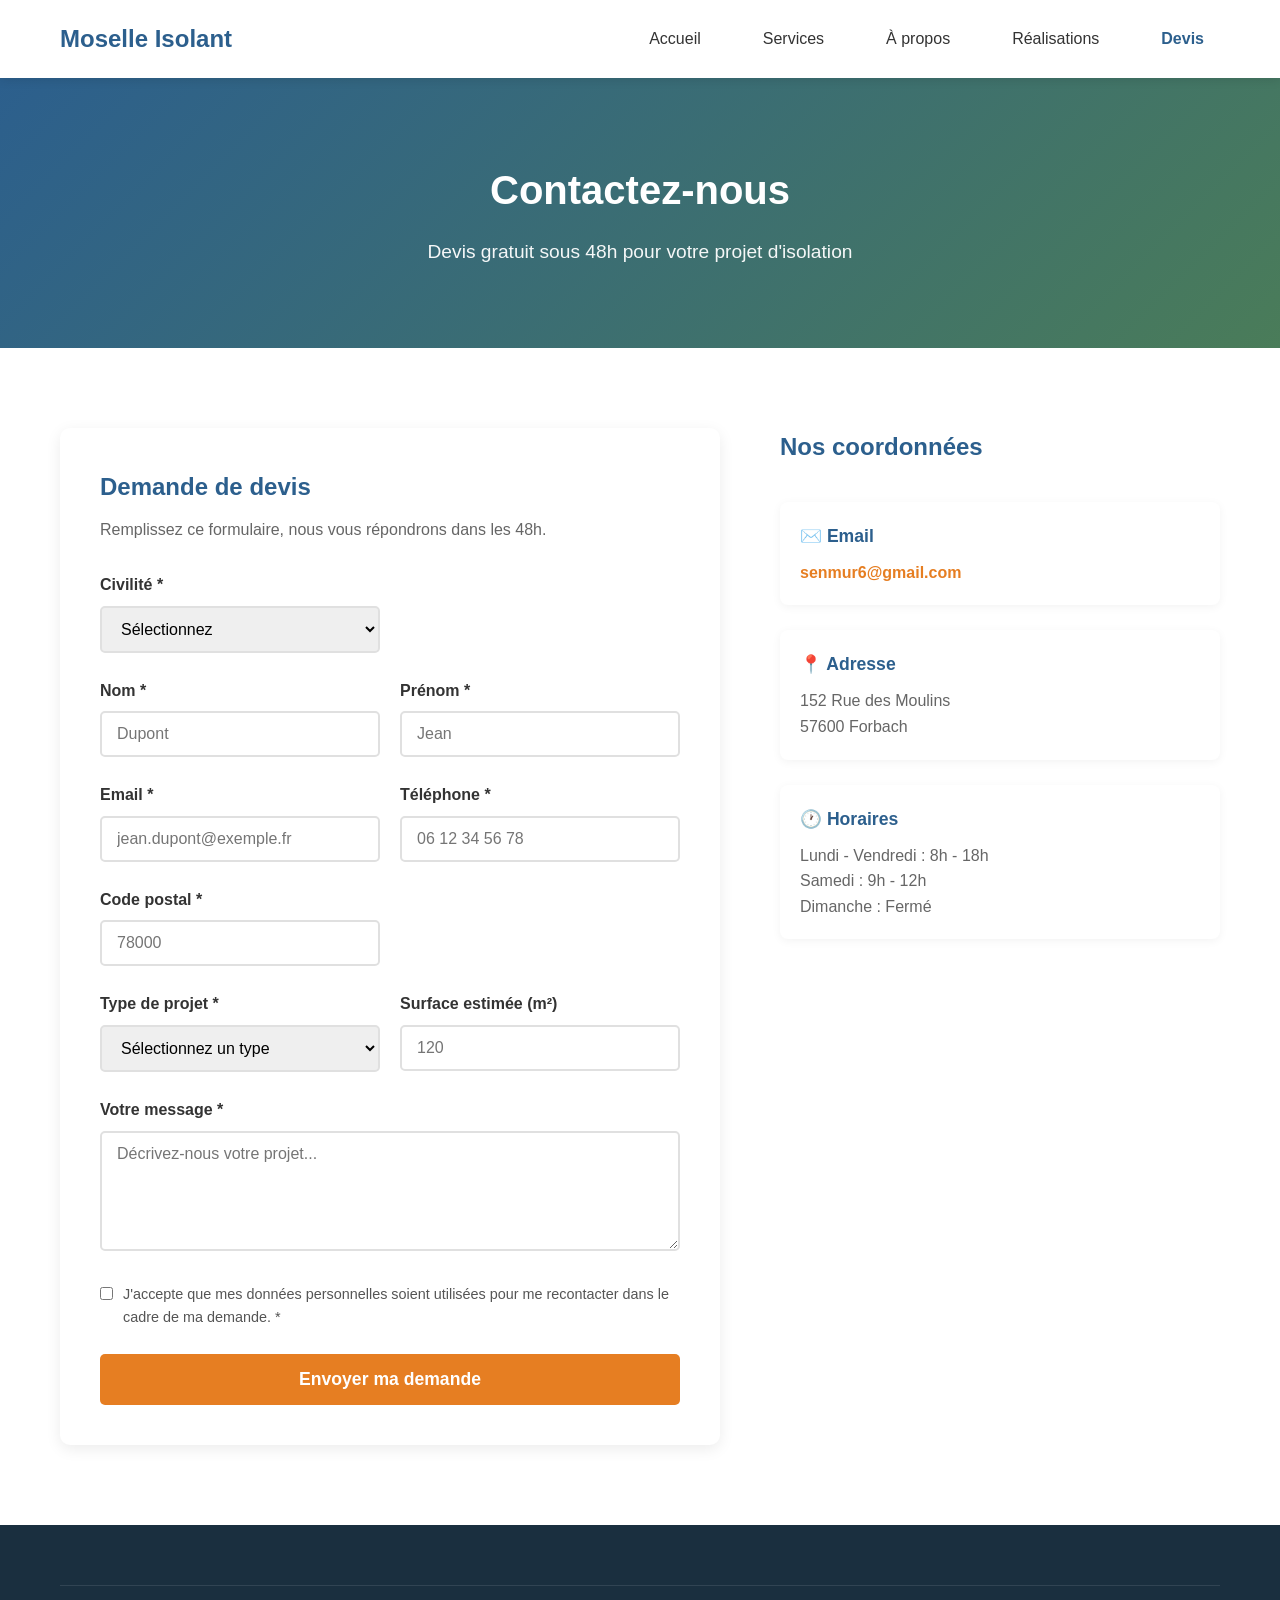
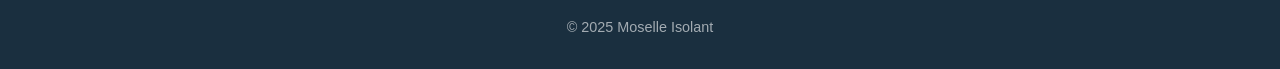
<file: contact.html>
<!DOCTYPE html>
<html lang="fr">
<head>
    <meta charset="UTF-8">
    <meta name="viewport" content="width=device-width, initial-scale=1.0">
    <title>Contact - Moselle Isolant</title>
    <link rel="stylesheet" href="style.css">
</head>
<body>
    <header class="header">
        <div class="header-container">
            <div class="logo">
                <a href="index.html">Moselle Isolant</a>
            </div>
            
            <nav class="nav">
                
                
                <ul class="nav-links">
                    <li><a href="index.html" class="nav-link">Accueil</a></li>
                    <li><a href="services.html" class="nav-link">Services</a></li>
                    <li><a href="apropos.html" class="nav-link">À propos</a></li>
                    <li><a href="realisations.html" class="nav-link">Réalisations</a></li>
                    <li><a href="contact.html" class="nav-link active">Devis</a></li>
                </ul>
            </nav>
			
		<button class="burger-menu" aria-label="Menu">
                    <span></span>
                    <span></span>
                    <span></span>
                </button>
        </div>
    </header>

    <main>
        <!-- Bannière de page -->
        <section class="page-header">
            <div class="container">
                <h1>Contactez-nous</h1>
                <p>Devis gratuit sous 48h pour votre projet d'isolation</p>
            </div>
        </section>

        <!-- Section Contact : formulaire + informations -->
        <section class="contact-section">
            <div class="container">
                <div class="contact-container">
                    <!-- COLONNE GAUCHE : Formulaire de contact -->
                    <div class="contact-form">
                        <h2>Demande de devis</h2>
                        <p>Remplissez ce formulaire, nous vous répondrons dans les 48h.</p>
                        
                        <!-- Messages de confirmation/erreur -->
                        <div class="success-message" id="successMessage">
                            Votre message a été envoyé avec succès ! Nous vous répondrons dans les 48h.
                        </div>
                        <div class="error-message" id="errorMessage">
                            Une erreur s'est produite. Veuillez réessayer.
                        </div>
                        
                        <form 
                            action="https://formspree.io/f/VOTRE_ID_FORMSPREE" 
                            method="POST" 
                            id="contactForm"
                        >
                            <!-- Ligne : Civilité -->
                            <div class="form-row">
                                <div class="form-group">
                                    <label for="civility">Civilité *</label>
                                    <select id="civility" name="civility" required>
                                        <option value="">Sélectionnez</option>
                                        <option value="M.">M.</option>
                                        <option value="Mme">Mme</option>
                                    </select>
                                </div>
                            </div>

                            <!-- Ligne : Nom et Prénom -->
                            <div class="form-row">
                                <div class="form-group">
                                    <label for="nom">Nom *</label>
                                    <input 
                                        type="text" 
                                        id="nom" 
                                        name="nom" 
                                        required
                                        placeholder="Dupont"
                                    >
                                </div>
                                
                                <div class="form-group">
                                    <label for="prenom">Prénom *</label>
                                    <input 
                                        type="text" 
                                        id="prenom" 
                                        name="prenom" 
                                        required
                                        placeholder="Jean"
                                    >
                                </div>
                            </div>

                            <!-- Ligne : Email et Téléphone -->
                            <div class="form-row">
                                <div class="form-group">
                                    <label for="email">Email *</label>
                                    <input 
                                        type="email" 
                                        id="email" 
                                        name="email" 
                                        required
                                        placeholder="jean.dupont@exemple.fr"
                                    >
                                </div>
                                
                                <div class="form-group">
                                    <label for="telephone">Téléphone *</label>
                                    <input 
                                        type="tel" 
                                        id="telephone" 
                                        name="telephone" 
                                        required
                                        placeholder="06 12 34 56 78"
                                    >
                                </div>
                            </div>

                            <!-- Ligne : Code postal -->
                            <div class="form-row">
                                <div class="form-group">
                                    <label for="zipcode">Code postal *</label>
                                    <input 
                                        type="text" 
                                        id="zipcode" 
                                        name="zipcode" 
                                        required
                                        placeholder="78000"
                                        pattern="[0-9]{5}"
                                        title="Code postal sur 5 chiffres"
                                    >
                                </div>
                            </div>

                            <!-- Ligne : Type de projet et Surface -->
                            <div class="form-row">
                                <div class="form-group">
                                    <label for="project">Type de projet *</label>
                                    <select id="project" name="project" required>
                                        <option value="">Sélectionnez un type</option>
                                        <option value="combles">Isolation des combles</option>
                                        <option value="murs">Isolation des murs</option>
                                        <option value="sols">Isolation des sols</option>
                                        <option value="autre">Autre / Projet global</option>
                                    </select>
                                </div>
                                
                                <div class="form-group">
                                    <label for="surface">Surface estimée (m²)</label>
                                    <input 
                                        type="number" 
                                        id="surface" 
                                        name="surface" 
                                        placeholder="120"
                                        min="1"
                                    >
                                </div>
                            </div>

                            <!-- Message -->
                            <div class="form-group">
                                <label for="message">Votre message *</label>
                                <textarea 
                                    id="message" 
                                    name="message" 
                                    rows="5" 
                                    required
                                    placeholder="Décrivez-nous votre projet..."
                                ></textarea>
                            </div>

                            <!-- Case RGPD -->
                            <div class="checkbox-group">
                                <input 
                                    type="checkbox" 
                                    id="rgpd" 
                                    name="rgpd" 
                                    required
                                >
                                <label for="rgpd">
                                    J'accepte que mes données personnelles soient utilisées pour me recontacter dans le cadre de ma demande. *
                                </label>
                            </div>

                            <!-- Bouton d'envoi -->
                            <button type="submit" class="btn-submit">
                                Envoyer ma demande
                            </button>
                        </form>
                    </div>

                    <!-- COLONNE DROITE : Informations de contact -->
                    <div class="contact-infos">
                        <h2>Nos coordonnées</h2>
                        
                       

                        <!-- Bloc email -->
                        <div class="contact-item">
                            <h3>✉️ Email</h3>
                            <p><a href="mailto:senmur6@gmail.com">senmur6@gmail.com</a></p>
                        </div>

                        <!-- Bloc adresse -->
                        <div class="contact-item">
                            <h3>📍 Adresse</h3>
                            <p>
                                152 Rue des Moulins<br>
                                57600 Forbach
                            </p>
                        </div>

                        <!-- Bloc horaires -->
                        <div class="contact-item">
                            <h3>🕐 Horaires</h3>
                            <p>
                                Lundi - Vendredi : 8h - 18h<br>
                                Samedi : 9h - 12h<br>
                                Dimanche : Fermé
                            </p>
                        </div>

                    </div>
                </div>
            </div>
        </section>
    </main>

    <footer class="footer">
        <div class="container">
            
            <div class="footer-bottom">
                <p>&copy; 2025 Moselle Isolant </p>
            </div>
        </div>
    </footer>

    <script src="script.js"></script>
</body>
</html>
</file>
<file: style.css>
/* ========================================
   1. RESET ET CONFIGURATION DE BASE
   ======================================== */

* {
    margin: 0;
    padding: 0;
    box-sizing: border-box;
}

html {
    scroll-behavior: smooth;
    font-size: 16px;
}

body {
    font-family: -apple-system, BlinkMacSystemFont, 'Segoe UI', Roboto, Oxygen, Ubuntu, Cantarell, sans-serif;
    line-height: 1.6;
    color: #333333;
    background-color: #F8F9FA;
}

a {
    text-decoration: none;
    color: inherit;
}

img {
    max-width: 100%;
    height: auto;
    display: block;
}

ul {
    list-style: none;
}


/* ========================================
   2. VARIABLES ET UTILITAIRES
   ======================================== */

.container {
    max-width: 1200px;
    margin: 0 auto;
    padding: 0 20px;
}

.btn,
.btn-primary,
.btn-secondary,
.btn-cta,
.btn-submit {
    display: inline-block;
    padding: 15px 35px;
    border-radius: 5px;
    font-weight: 600;
    text-align: center;
    cursor: pointer;
    transition: all 0.3s ease;
    border: none;
    font-size: 1rem;
}

.btn-primary {
    background-color: #E67E22;
    color: white;
}

.btn-primary:hover {
    background-color: #D35400;
    transform: translateY(-2px);
    box-shadow: 0 4px 12px rgba(230, 126, 34, 0.3);
}

.btn-secondary,
.btn-cta {
    background-color: #2C5F8D;
    color: white;
}

.btn-secondary:hover,
.btn-cta:hover {
    background-color: #1E4A6D;
    transform: translateY(-2px);
    box-shadow: 0 4px 12px rgba(44, 95, 141, 0.3);
}

.btn-submit {
    background-color: #E67E22;
    color: white;
    width: 100%;
    font-size: 1.1rem;
}

.btn-submit:hover {
    background-color: #D35400;
}

.section-title {
    font-size: 2.5rem;
    color: #2C5F8D;
    text-align: center;
    margin-bottom: 20px;
    font-weight: 700;
}

.section-intro,
.section-subtitle {
    text-align: center;
    color: #666;
    font-size: 1.1rem;
    margin-bottom: 50px;
    max-width: 700px;
    margin-left: auto;
    margin-right: auto;
}


/* ========================================
   3. HEADER ET NAVIGATION
   ======================================== */

.header {
    background-color: white;
    box-shadow: 0 2px 10px rgba(0, 0, 0, 0.1);
    position: sticky;
    top: 0;
    z-index: 1000;
}

.header-container {
    display: flex;
    justify-content: space-between;
    align-items: center;
    padding: 20px;
    max-width: 1200px;
    margin: 0 auto;
}

.logo {
    font-size: 1.5rem;
    font-weight: 700;
    color: #2C5F8D;
}

.logo a {
    color: #2C5F8D;
}

.logo h1 {
    font-size: 1.5rem;
    color: #2C5F8D;
    margin-bottom: 0;
}

.tagline {
    font-size: 0.85rem;
    color: #4A7C59;
    font-weight: 400;
}

.nav ul,
.nav-links {
    display: flex;
    gap: 30px;
}

.nav a,
.nav-link {
    color: #333;
    font-weight: 500;
    padding: 8px 16px;
    border-radius: 4px;
    transition: all 0.3s ease;
}

.nav a:hover,
.nav-link:hover {
    background-color: #F8F9FA;
    color: #2C5F8D;
}

.nav a.active,
.nav-link.active {
    color: #2C5F8D;
    font-weight: 600;
}

.burger-menu,
.burger-btn,
.menu-burger {
    display: none;
    flex-direction: column;
    gap: 5px;
    cursor: pointer;
    padding: 10px;
    background: none;
    border: none;
}

.burger-menu span,
.burger-btn span,
.menu-burger span,
.burger-line {
    display: block;
    width: 25px;
    height: 3px;
    background-color: #2C5F8D;
    transition: all 0.3s ease;
    border-radius: 2px;
}

.burger-menu.active span:nth-child(1),
.burger-btn.active span:nth-child(1),
.menu-burger.active span:nth-child(1) {
    transform: rotate(45deg) translate(7px, 7px);
}

.burger-menu.active span:nth-child(2),
.burger-btn.active span:nth-child(2),
.menu-burger.active span:nth-child(2) {
    opacity: 0;
}

.burger-menu.active span:nth-child(3),
.burger-btn.active span:nth-child(3),
.menu-burger.active span:nth-child(3) {
    transform: rotate(-45deg) translate(7px, -7px);
}


/* ========================================
   4. SECTION HERO
   ======================================== */

.hero {
    background: linear-gradient(135deg, rgba(44, 95, 141, 0.9), rgba(74, 124, 89, 0.8)), 
                url('images/hero-bg.jpg') center/cover;
    color: white;
    padding: 120px 20px;
    text-align: center;
    min-height: 500px;
    display: flex;
    align-items: center;
    justify-content: center;
    position: relative;
}

.hero-overlay {
    position: absolute;
    top: 0;
    left: 0;
    right: 0;
    bottom: 0;
    background: linear-gradient(135deg, rgba(44, 95, 141, 0.1), rgba(74, 124, 89, 0.1));
}

.hero-content {
    position: relative;
    z-index: 1;
}

.hero-content h1,
.hero-title {
    font-size: 3rem;
    margin-bottom: 20px;
    font-weight: 700;
    line-height: 1.2;
}

.hero-content p,
.hero-subtitle {
    font-size: 1.3rem;
    margin-bottom: 35px;
    opacity: 0.95;
}


/* ========================================
   5. SECTIONS GÉNÉRALES
   ======================================== */

section {
    padding: 80px 20px;
}

section:nth-child(even) {
    background-color: white;
}

.content-section {
    background-color: white;
}

.intro-text {
    max-width: 900px;
    margin: 0 auto;
    font-size: 1.05rem;
    line-height: 1.8;
    color: #555;
}

.intro-text p {
    margin-bottom: 20px;
}


/* ========================================
   6. CARTES DE SERVICES (GRILLE)
   ======================================== */

.services-grid,
.cards-grid {
    display: grid;
    grid-template-columns: repeat(auto-fit, minmax(280px, 1fr));
    gap: 30px;
    margin-top: 50px;
}

.service-card,
.card {
    background: white;
    padding: 35px;
    border-radius: 10px;
    box-shadow: 0 4px 15px rgba(0, 0, 0, 0.08);
    transition: all 0.3s ease;
    text-align: center;
}

.service-card:hover,
.card:hover {
    transform: translateY(-8px);
    box-shadow: 0 8px 25px rgba(0, 0, 0, 0.15);
}

.service-icon,
.card-icon {
    width: 80px;
    height: 80px;
    background-color: #E8F4F8;
    border-radius: 50%;
    display: flex;
    align-items: center;
    justify-content: center;
    margin: 0 auto 25px;
    font-size: 2.5rem;
    color: #2C5F8D;
}

.service-card h3,
.card-title {
    color: #2C5F8D;
    font-size: 1.5rem;
    margin-bottom: 15px;
}

.service-card p,
.card-text {
    color: #666;
    margin-bottom: 20px;
    line-height: 1.7;
}

.service-card a,
.card-link {
    color: #E67E22;
    font-weight: 600;
    transition: color 0.3s ease;
}

.service-card a:hover,
.card-link:hover {
    color: #D35400;
}



/* ========================================
   8. SECTION POURQUOI NOUS CHOISIR
   ======================================== */

.why-us {
    background-color: white;
}

.advantages-grid {
    display: grid;
    grid-template-columns: repeat(auto-fit, minmax(250px, 1fr));
    gap: 30px;
    margin-top: 50px;
}

.advantage-item {
    display: flex;
    align-items: flex-start;
    gap: 20px;
}

.advantage-icon {
    width: 50px;
    height: 50px;
    background-color: #4A7C59;
    color: white;
    border-radius: 50%;
    display: flex;
    align-items: center;
    justify-content: center;
    font-size: 1.5rem;
    flex-shrink: 0;
}

.advantage-item h3 {
    color: #2C5F8D;
    margin-bottom: 8px;
}

.advantage-item p {
    color: #666;
}


/* ========================================
   9. CALL TO ACTION
   ======================================== */

.cta-section {
    background: linear-gradient(135deg, rgba(230, 126, 34, 0.95), rgba(211, 84, 0, 0.9)),
                url('images/cta-bg.jpg') center/cover;
    color: white;
    text-align: center;
    padding: 100px 20px;
}

.cta-content h2,
.cta-title {
    font-size: 2.5rem;
    margin-bottom: 20px;
}

.cta-content p,
.cta-text {
    font-size: 1.2rem;
    margin-bottom: 35px;
    opacity: 0.95;
}


/* ========================================
   10. PAGE SERVICES DÉTAILLÉE
   ======================================== */

.page-header {
    background: linear-gradient(135deg, #2C5F8D, #4A7C59);
    color: white;
    text-align: center;
    padding: 80px 20px;
}

.page-header h1 {
    font-size: 2.5rem;
    margin-bottom: 15px;
}

.page-header p {
    font-size: 1.2rem;
    opacity: 0.95;
}

.service-detail {
    background: white;
    padding: 50px;
    border-radius: 10px;
    margin-bottom: 40px;
    box-shadow: 0 2px 10px rgba(0, 0, 0, 0.05);
}

.service-detail.alt {
    background-color: #F8F9FA;
}

.service-header {
    display: flex;
    align-items: center;
    gap: 20px;
    margin-bottom: 30px;
}

.service-header .service-icon {
    margin: 0;
}

.service-detail h2 {
    color: #2C5F8D;
    font-size: 2rem;
    margin-bottom: 25px;
}

.service-detail h3 {
    color: #4A7C59;
    margin-top: 30px;
    margin-bottom: 15px;
    font-size: 1.4rem;
}

.service-content {
    display: grid;
    grid-template-columns: 2fr 1fr;
    gap: 40px;
}

.service-description {
    color: #555;
}

.service-description p {
    margin-bottom: 20px;
    line-height: 1.8;
}

.service-detail ul {
    list-style: disc;
    margin-left: 30px;
    margin-bottom: 20px;
    color: #555;
}

.service-detail li {
    margin-bottom: 10px;
}

.bon-a-savoir {
    background-color: #E8F4F8;
    border-left: 4px solid #2C5F8D;
    padding: 20px;
    border-radius: 5px;
}

.bon-a-savoir h4 {
    color: #2C5F8D;
    margin-bottom: 15px;
    font-size: 1.1rem;
}

.bon-a-savoir p {
    margin-bottom: 20px;
    color: #555;
}




/* ========================================
   11. PAGE À PROPOS
   ======================================== */

.about-intro,
.about-story {
    max-width: 900px;
    margin: 0 auto 40px;
    font-size: 1.05rem;
    line-height: 1.8;
    color: #555;
}

.about-story p {
    margin-bottom: 20px;
}

.service-area {
    background-color: #E8F4F8;
    padding: 25px;
    border-radius: 8px;
    margin-top: 30px;
}

.service-area h3 {
    color: #2C5F8D;
    margin-bottom: 15px;
}

.service-area p {
    color: #555;
    line-height: 1.7;
}

.values-section,
.certifications-section,
.rse-section {
    background-color: #F8F9FA;
}

.values-grid,
.valeurs-grid {
    display: grid;
    grid-template-columns: repeat(auto-fit, minmax(280px, 1fr));
    gap: 35px;
    margin-top: 50px;
}

.value-card,
.valeur-bloc {
    background: white;
    padding: 40px;
    border-radius: 10px;
    box-shadow: 0 4px 15px rgba(0, 0, 0, 0.08);
}

.value-icon {
    width: 70px;
    height: 70px;
    background-color: #E8F4F8;
    border-radius: 50%;
    display: flex;
    align-items: center;
    justify-content: center;
    margin: 0 auto 20px;
    font-size: 2rem;
}

.value-card h3,
.valeur-bloc h3 {
    color: #2C5F8D;
    margin-bottom: 15px;
    font-size: 1.4rem;
    text-align: center;
}

.value-card p,
.valeur-bloc p {
    color: #555;
    line-height: 1.7;
    margin-bottom: 15px;
}

.certifications {
    margin-top: 40px;
}

.certifications ul {
    display: grid;
    grid-template-columns: repeat(auto-fit, minmax(250px, 1fr));
    gap: 20px;
    list-style: none;
}

.certifications li {
    background: white;
    padding: 25px;
    border-radius: 8px;
    box-shadow: 0 2px 10px rgba(0, 0, 0, 0.08);
    border: 2px solid #4A7C59;
}

.certifications strong {
    color: #4A7C59;
    font-size: 1.1rem;
    display: block;
    margin-bottom: 8px;
}

.rse-content {
    display: grid;
    grid-template-columns: repeat(auto-fit, minmax(280px, 1fr));
    gap: 30px;
    margin-top: 40px;
}

.rse-block {
    background: white;
    padding: 30px;
    border-radius: 8px;
    box-shadow: 0 2px 10px rgba(0, 0, 0, 0.05);
}

.rse-block h3 {
    color: #2C5F8D;
    margin-bottom: 15px;
}

.rse-block p {
    color: #555;
    line-height: 1.7;
}


/* ========================================
   12. PAGE RÉALISATIONS
   ======================================== */

.realisations-grid-section {
    background-color: white;
}

.realisations-grid {
    display: grid;
    grid-template-columns: repeat(auto-fit, minmax(320px, 1fr));
    gap: 35px;
    margin-top: 50px;
}

.realisation-card {
    background: white;
    border-radius: 10px;
    overflow: hidden;
    box-shadow: 0 4px 15px rgba(0, 0, 0, 0.08);
    transition: transform 0.3s ease;
}

.realisation-card:hover {
    transform: translateY(-5px);
}

.realisation-image {
    width: 100%;
    height: 220px;
    background: linear-gradient(135deg, #2C5F8D, #4A7C59);
    display: flex;
    align-items: center;
    justify-content: center;
    color: white;
    font-size: 1.2rem;
    font-weight: 600;
}

.realisation-content {
    padding: 25px;
}

.realisation-content h3 {
    color: #2C5F8D;
    margin-bottom: 12px;
    font-size: 1.3rem;
}

.realisation-meta {
    color: #888;
    font-size: 0.9rem;
    margin-bottom: 15px;
    line-height: 1.6;
}

.realisation-content p {
    color: #555;
    line-height: 1.7;
    margin-bottom: 15px;
}

.project-results {
    background-color: #E8F4F8;
    padding: 15px;
    border-radius: 5px;
    font-size: 0.95rem;
}

.testimonials-section {
    background-color: #F8F9FA;
}

.testimonials-grid {
    display: grid;
    grid-template-columns: repeat(auto-fit, minmax(300px, 1fr));
    gap: 30px;
    margin-top: 40px;
}

.testimonial {
    background: white;
    padding: 30px;
    border-radius: 8px;
    box-shadow: 0 2px 10px rgba(0, 0, 0, 0.05);
    border-left: 4px solid #E67E22;
}

.testimonial p {
    color: #555;
    font-style: italic;
    margin-bottom: 15px;
    line-height: 1.7;
}

.testimonial cite {
    color: #2C5F8D;
    font-weight: 600;
    font-style: normal;
}


/* ========================================
   13. PAGE CONTACT
   ======================================== */

.contact-section {
    background-color: white;
}

.contact-container {
    display: grid;
    grid-template-columns: 1.5fr 1fr;
    gap: 60px;
    max-width: 1200px;
    margin: 0 auto;
}

.contact-form {
    background: white;
    padding: 40px;
    border-radius: 10px;
    box-shadow: 0 4px 15px rgba(0, 0, 0, 0.08);
}

.contact-form h2 {
    color: #2C5F8D;
    margin-bottom: 10px;
}

.contact-form > p {
    color: #666;
    margin-bottom: 30px;
}

.form-group {
    margin-bottom: 25px;
}

.form-group label {
    display: block;
    margin-bottom: 8px;
    color: #333;
    font-weight: 600;
}

.form-group input,
.form-group select,
.form-group textarea {
    width: 100%;
    padding: 12px 15px;
    border: 2px solid #E0E0E0;
    border-radius: 5px;
    font-size: 1rem;
    font-family: inherit;
    transition: border-color 0.3s ease;
}

.form-group input:focus,
.form-group select:focus,
.form-group textarea:focus {
    outline: none;
    border-color: #2C5F8D;
}

.form-group textarea {
    resize: vertical;
    min-height: 120px;
}

.form-row {
    display: grid;
    grid-template-columns: repeat(2, 1fr);
    gap: 20px;
}

.checkbox-group {
    display: flex;
    align-items: flex-start;
    gap: 10px;
    margin-bottom: 25px;
}

.checkbox-group input[type="checkbox"] {
    width: auto;
    margin-top: 4px;
}

.checkbox-group label {
    font-size: 0.9rem;
    color: #555;
    font-weight: normal;
}

.message-confirmation,
.success-message {
    background-color: #D4EDDA;
    border: 1px solid #C3E6CB;
    color: #155724;
    padding: 15px;
    border-radius: 5px;
    margin-bottom: 20px;
    display: none;
}

.message-erreur,
.error-message {
    background-color: #F8D7DA;
    border: 1px solid #F5C6CB;
    color: #721C24;
    padding: 15px;
    border-radius: 5px;
    margin-bottom: 20px;
    display: none;
}

.form-group.error input,
.form-group.error select,
.form-group.error textarea {
    border-color: #E74C3C;
}

.contact-infos {
    display: flex;
    flex-direction: column;
    gap: 25px;
}

.contact-infos h2 {
    color: #2C5F8D;
    margin-bottom: 10px;
}

.contact-item {
    background: white;
    padding: 20px;
    border-radius: 8px;
    box-shadow: 0 2px 10px rgba(0, 0, 0, 0.05);
}

.contact-item h3 {
    color: #2C5F8D;
    font-size: 1.1rem;
    margin-bottom: 10px;
}

.contact-item p {
    color: #666;
    line-height: 1.6;
}

.contact-item a {
    color: #E67E22;
    font-weight: 600;
}

.contact-item a:hover {
    color: #D35400;
}

.carte-localisation {
    background: linear-gradient(135deg, #2C5F8D, #4A7C59);
    color: white;
    padding: 40px;
    border-radius: 8px;
    text-align: center;
    font-size: 1.1rem;
    line-height: 1.8;
}


/* ========================================
   14. FOOTER
   ======================================== */

.footer {
    background-color: #1A2F3F;
    color: white;
    padding: 60px 20px 30px;
}

.footer-content,
.footer-grid,
.footer-container {
    display: grid;
    grid-template-columns: repeat(auto-fit, minmax(250px, 1fr));
    gap: 40px;
    max-width: 1200px;
    margin: 0 auto 40px;
}

.footer-section,
.footer-col {
    color: rgba(255, 255, 255, 0.9);
}

.footer-section h3,
.footer-col h3,
.footer-section h4,
.footer-col h4 {
    color: #E67E22;
    margin-bottom: 20px;
    font-size: 1.2rem;
}

.footer-section p,
.footer-section a,
.footer-col p,
.footer-col a {
    color: rgba(255, 255, 255, 0.8);
    line-height: 1.8;
    font-size: 0.95rem;
}

.footer-section a:hover,
.footer-col a:hover {
    color: white;
}

.footer-section ul li,
.footer-col ul li,
.footer-links {
    margin-bottom: 10px;
}

.footer-cert {
    font-size: 0.9rem;
    color: #4A7C59;
    margin-top: 10px;
}


.footer-bottom {
    text-align: center;
    padding-top: 30px;
    border-top: 1px solid rgba(255, 255, 255, 0.1);
    color: rgba(255, 255, 255, 0.6);
    font-size: 0.9rem;
}

.footer-bottom a {
    color: rgba(255, 255, 255, 0.6);
}

.footer-bottom a:hover {
    color: white;
}


/* ========================================
   15. RESPONSIVE DESIGN
   ======================================== */

@media (max-width: 768px) {
    
    .nav,
    .nav-links {
        position: fixed;
        top: 70px;
        left: -100%;
        width: 100%;
        height: calc(100vh - 70px);
        background-color: white;
        transition: left 0.3s ease;
        box-shadow: 2px 0 10px rgba(0, 0, 0, 0.1);
        z-index: 999;
    }
    
    .nav.active,
    .nav-links.active {
        left: 0;
    }
    
    .nav ul,
    .nav-links {
        flex-direction: column;
        padding: 30px;
        gap: 0;
    }
    
    .nav li {
        border-bottom: 1px solid #F0F0F0;
    }
    
    .nav a,
    .nav-link {
        display: block;
        padding: 15px 10px;
    }
    
    .burger-menu,
    .burger-btn,
    .menu-burger {
        display: flex;
    }
    
    .hero-content h1,
    .hero-title {
        font-size: 2rem;
    }
    
    .hero-content p,
    .hero-subtitle {
        font-size: 1.1rem;
    }
    
    .section-title {
        font-size: 1.8rem;
    }
    
    .contact-container {
        grid-template-columns: 1fr;
        gap: 40px;
    }
    
    .form-row {
        grid-template-columns: 1fr;
    }
    
    .service-content {
        grid-template-columns: 1fr;
    }
    
    .footer-content,
    .footer-grid,
    .footer-container {
        grid-template-columns: 1fr;
        text-align: center;
    }
    
    .social-links,
    .social-icons {
        justify-content: center;
    }
}

@media (max-width: 576px) {
    
    section {
        padding: 50px 15px;
    }
    
    .container {
        padding: 0 15px;
    }
    
    .hero {
        padding: 80px 15px;
        min-height: 400px;
    }
    
    .hero-content h1,
    .hero-title {
        font-size: 1.6rem;
    }
    
    .hero-content p,
    .hero-subtitle {
        font-size: 1rem;
    }
    
    .btn,
    .btn-primary,
    .btn-secondary,
    .btn-cta {
        padding: 12px 25px;
        font-size: 0.95rem;
    }
    
    .services-grid,
    .cards-grid,
    .stats-grid,
    .advantages-grid,
    .values-grid,
    .valeurs-grid,
    .realisations-grid {
        grid-template-columns: 1fr;
    }
    
    .stat-item h3,
    .stat-number {
        font-size: 2rem;
    }
    
    .contact-form,
    .service-detail {
        padding: 25px;
    }
    
    .page-header h1 {
        font-size: 2rem;
    }
}


/* ========================================
   16. AMÉLIORATIONS ACCESSIBILITÉ
   ======================================== */

a:focus,
button:focus,
input:focus,
select:focus,
textarea:focus {
    outline: 2px solid #E67E22;
    outline-offset: 2px;
}

.sr-only {
    position: absolute;
    width: 1px;
    height: 1px;
    padding: 0;
    margin: -1px;
    overflow: hidden;
    clip: rect(0, 0, 0, 0);
    white-space: nowrap;
    border: 0;
}

button,
.btn,
.btn-primary,
.btn-secondary,
.btn-cta,
.btn-submit,
.burger-menu,
.burger-btn,
.menu-burger {
    cursor: pointer;
}


/* ========================================
   FIN DU FICHIER style.css
   ========================================== */
 /* Images des projets */
.realisation-image {
    display: flex;
    gap: 10px;
    width: 100%;
    height: 350px;
    overflow: hidden;
}

.realisation-image img {
    width: 50%;
    height: 100%;
    object-fit: cover;
    display: block;
    border-radius: 8px;
}

/* Grille des réalisations */
.realisations-grid {
    display: grid;
    grid-template-columns: 1fr 1fr;
    gap: 30px;
}

/* Projet 3 : image à gauche + texte à droite */
.projet-3 {
    grid-column: 1 / -1;
    display: grid;
    grid-template-columns: 1fr 1fr;
    gap: 30px;
    align-items: center;
}

.projet-3 .realisation-image {
    height: 400px;
}

.projet-3 .realisation-content {
    padding: 20px;
}

.realisation-content h3 {
    margin-bottom: 15px;
}

.realisation-content p {
    line-height: 1.6;
}

/* Version mobile */
@media (max-width: 768px) {
    .realisation-image {
        height: auto;
        gap: 8px;
    }

    .realisation-image img {
        width: 50%;
        height: auto;
    }

    .realisations-grid {
        grid-template-columns: 1fr;
    }

    .projet-3 {
        grid-column: auto;
        grid-template-columns: 1fr;
    }

    .projet-3 .realisation-image {
        height: auto;
    }
}
</file>
